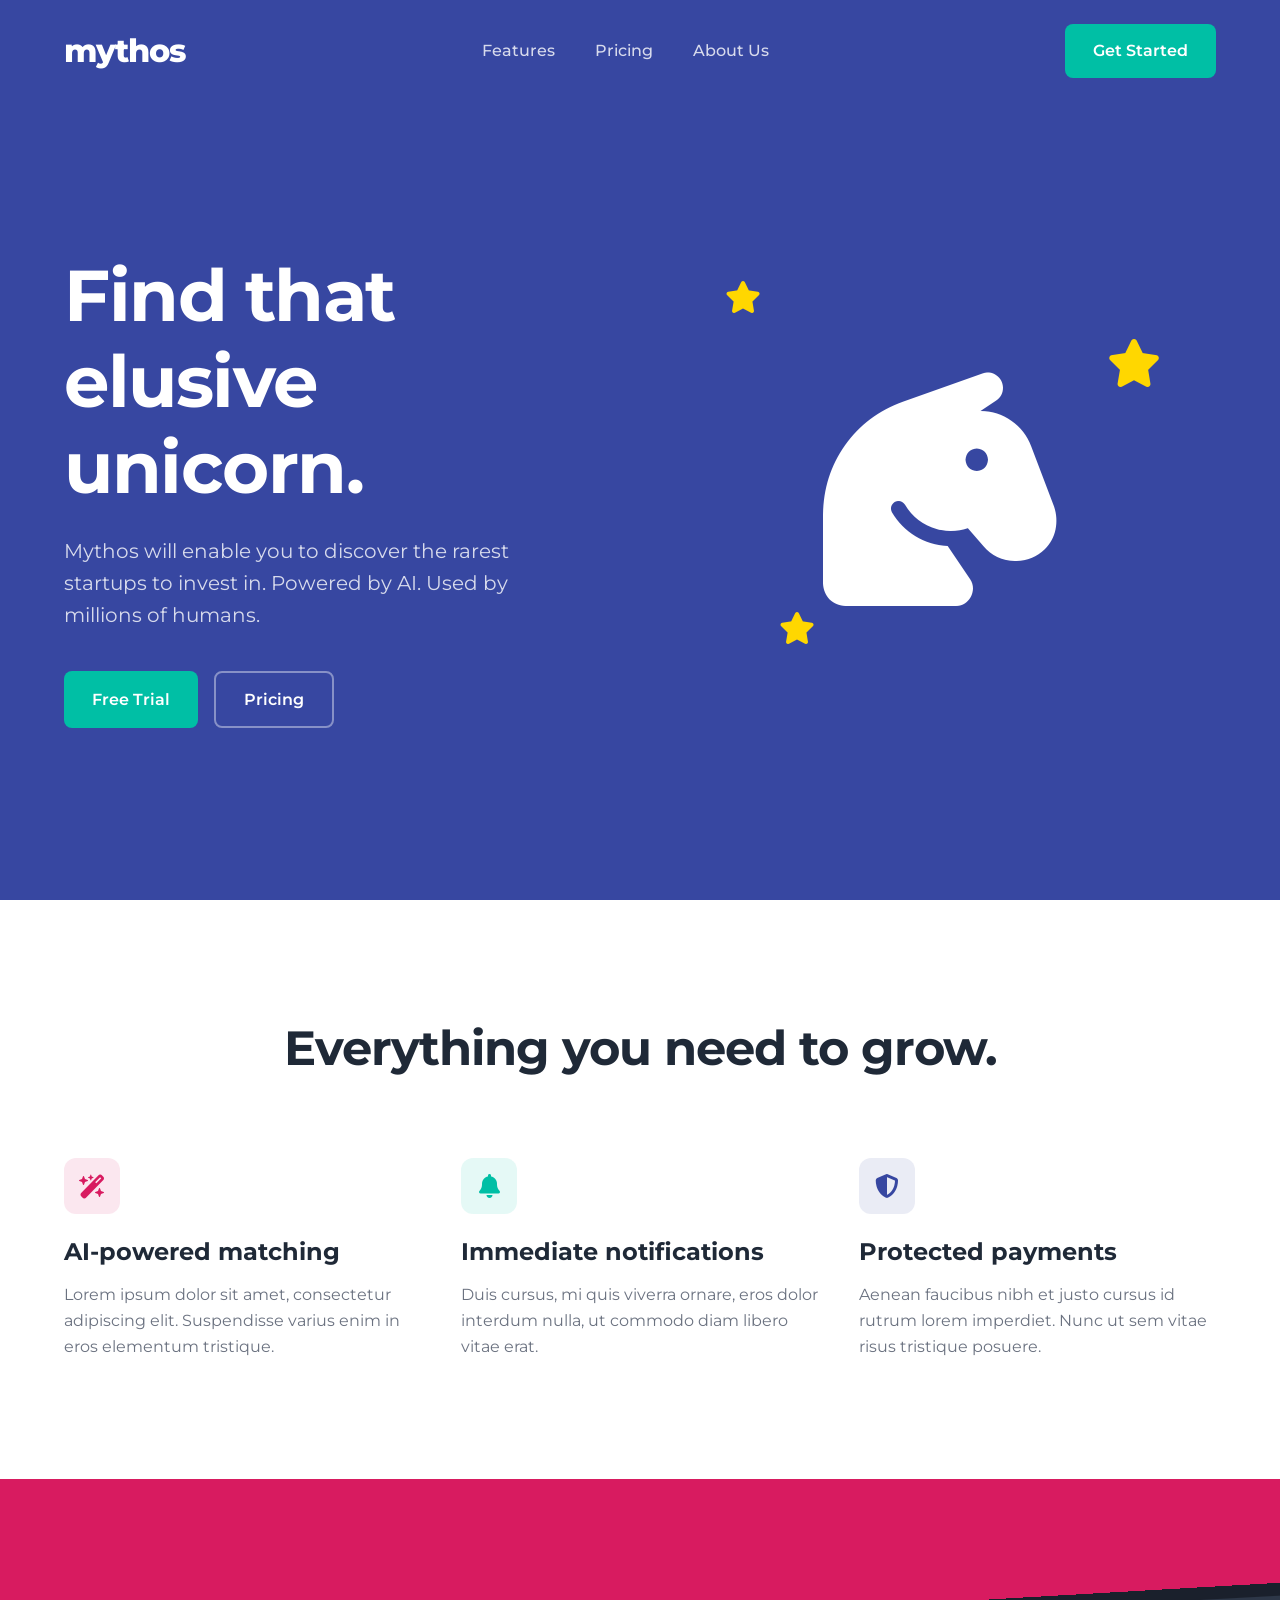
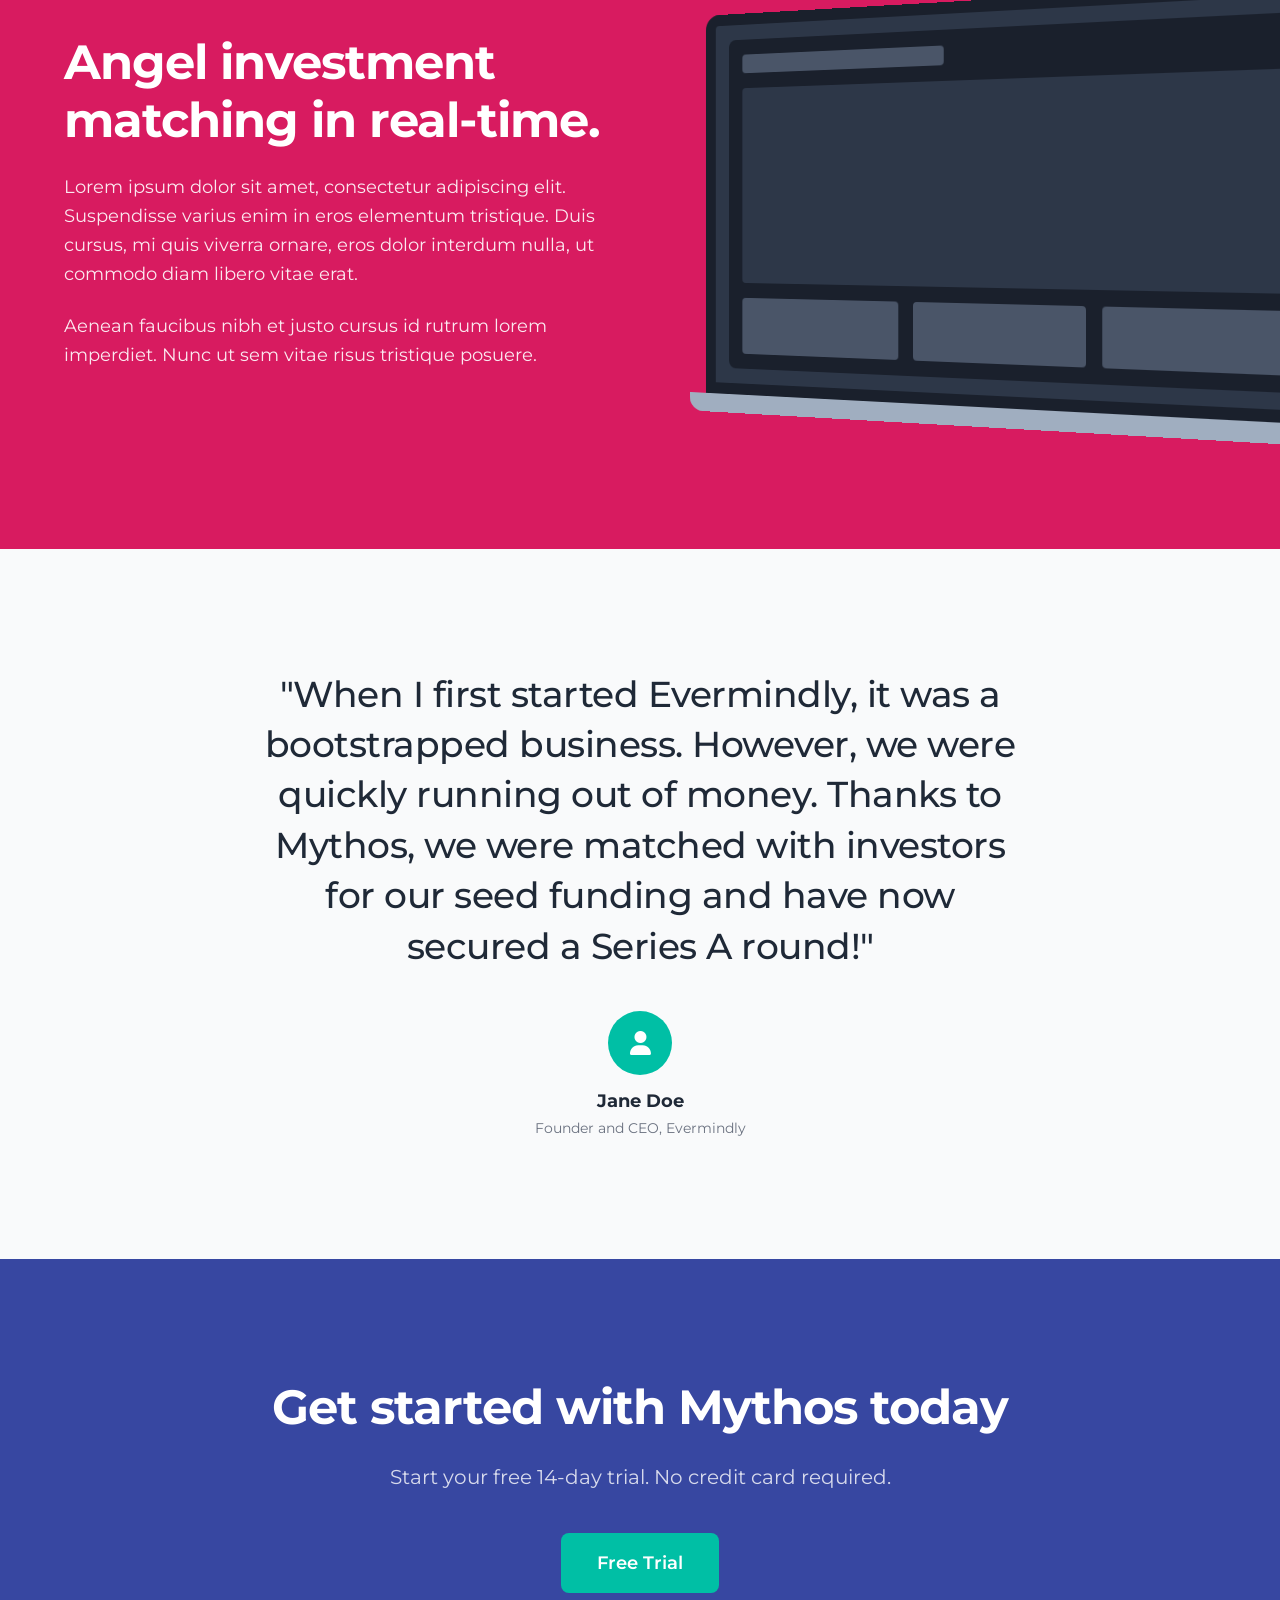
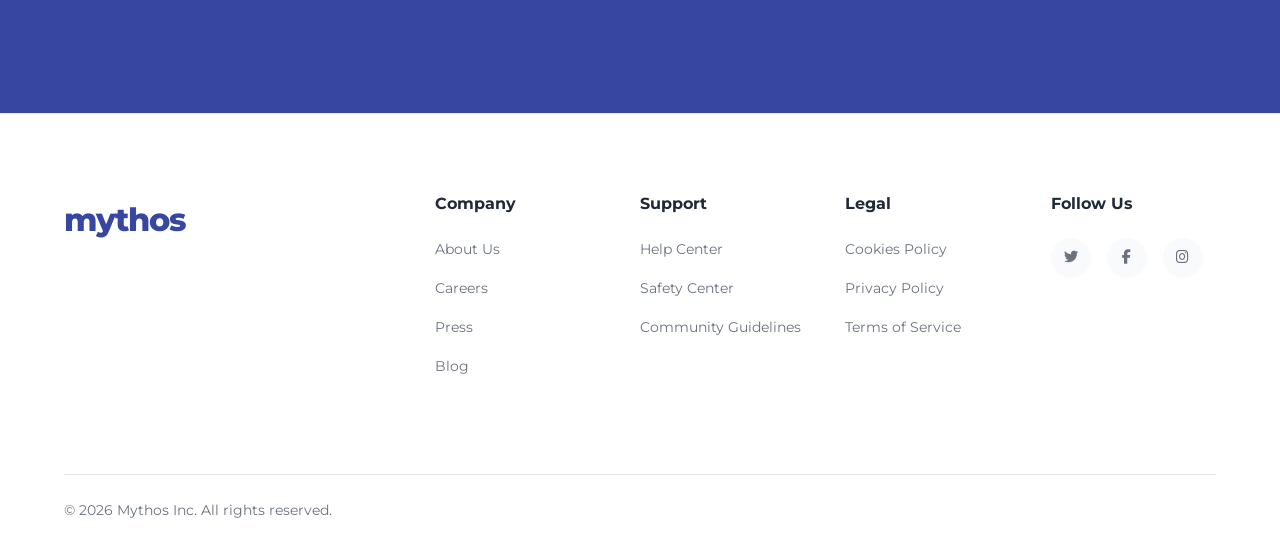
<file: index.html>
<!DOCTYPE html>
<html lang="en">
<head>
    <meta charset="UTF-8">
    <meta name="viewport" content="width=device-width, initial-scale=1.0">
    <title>Mythos - Find that elusive unicorn</title>
    <link href="https://fonts.googleapis.com/css2?family=Montserrat:wght@400;500;600;700;800&display=swap" rel="stylesheet">
    <link rel="stylesheet" href="styles.css">
    <!-- FontAwesome for icons -->
    <link rel="stylesheet" href="https://cdnjs.cloudflare.com/ajax/libs/font-awesome/6.4.0/css/all.min.css">
</head>
<body>
    <!-- Navigation -->
    <nav class="navbar">
        <div class="container nav-container">
            <a href="#" class="logo">mythos</a>
            
            <div class="nav-links">
                <a href="#features">Features</a>
                <a href="#pricing">Pricing</a>
                <a href="#about">About Us</a>
            </div>
            
            <div class="nav-actions">
                <a href="#" class="btn btn-teal">Get Started</a>
            </div>

            <button class="mobile-menu-btn" aria-label="Toggle Menu">
                <i class="fas fa-bars"></i>
            </button>
        </div>
    </nav>

    <!-- Hero Section -->
    <header class="hero">
        <div class="container hero-container">
            <div class="hero-content">
                <h1>Find that elusive unicorn.</h1>
                <p>Mythos will enable you to discover the rarest startups to invest in. Powered by AI. Used by millions of humans.</p>
                <div class="hero-buttons">
                    <a href="#" class="btn btn-teal">Free Trial</a>
                    <a href="#" class="btn btn-outline-white">Pricing</a>
                </div>
            </div>
            <div class="hero-visual">
                <!-- Abstract unicorn representation -->
                <div class="unicorn-illustration">
                    <div class="star top-left"><i class="fas fa-star"></i></div>
                    <div class="star top-right"><i class="fas fa-star"></i></div>
                    <div class="star bottom-left"><i class="fas fa-star"></i></div>
                    <div class="unicorn-body">
                        <i class="fas fa-horse-head"></i>
                        <div class="unicorn-horn"></div>
                    </div>
                </div>
            </div>
        </div>
    </header>

    <!-- Features Section -->
    <section id="features" class="features">
        <div class="container">
            <h2 class="section-title">Everything you need to grow.</h2>
            
            <div class="features-grid">
                <div class="feature-card">
                    <div class="feature-icon icon-pink">
                        <i class="fas fa-wand-magic-sparkles"></i>
                    </div>
                    <h3>AI-powered matching</h3>
                    <p>Lorem ipsum dolor sit amet, consectetur adipiscing elit. Suspendisse varius enim in eros elementum tristique.</p>
                </div>
                
                <div class="feature-card">
                    <div class="feature-icon icon-teal">
                        <i class="fas fa-bell"></i>
                    </div>
                    <h3>Immediate notifications</h3>
                    <p>Duis cursus, mi quis viverra ornare, eros dolor interdum nulla, ut commodo diam libero vitae erat.</p>
                </div>
                
                <div class="feature-card">
                    <div class="feature-icon icon-blue">
                        <i class="fas fa-shield-halved"></i>
                    </div>
                    <h3>Protected payments</h3>
                    <p>Aenean faucibus nibh et justo cursus id rutrum lorem imperdiet. Nunc ut sem vitae risus tristique posuere.</p>
                </div>
            </div>
        </div>
    </section>

    <!-- Product Feature Section (Pink) -->
    <section class="product-feature">
        <div class="container product-container">
            <div class="product-content">
                <h2>Angel investment matching in real-time.</h2>
                <p>Lorem ipsum dolor sit amet, consectetur adipiscing elit. Suspendisse varius enim in eros elementum tristique. Duis cursus, mi quis viverra ornare, eros dolor interdum nulla, ut commodo diam libero vitae erat.</p>
                <p>Aenean faucibus nibh et justo cursus id rutrum lorem imperdiet. Nunc ut sem vitae risus tristique posuere.</p>
            </div>
            <div class="product-visual">
                <div class="laptop-mockup">
                    <div class="laptop-screen">
                        <div class="dashboard-ui">
                            <div class="dash-nav"></div>
                            <div class="dash-chart"></div>
                            <div class="dash-cards">
                                <span></span><span></span><span></span>
                            </div>
                        </div>
                    </div>
                    <div class="laptop-base"></div>
                </div>
            </div>
        </div>
    </section>

    <!-- Testimonial Section -->
    <section class="testimonial">
        <div class="container testimonial-container">
            <blockquote>
                "When I first started Evermindly, it was a bootstrapped business. However, we were quickly running out of money. Thanks to Mythos, we were matched with investors for our seed funding and have now secured a Series A round!"
            </blockquote>
            <div class="author">
                <div class="author-avatar">
                    <i class="fas fa-user"></i>
                </div>
                <div class="author-info">
                    <h4>Jane Doe</h4>
                    <p>Founder and CEO, Evermindly</p>
                </div>
            </div>
        </div>
    </section>

    <!-- CTA Section -->
    <section class="cta">
        <div class="container cta-container">
            <h2>Get started with Mythos today</h2>
            <p>Start your free 14-day trial. No credit card required.</p>
            <a href="#" class="btn btn-teal btn-large">Free Trial</a>
        </div>
    </section>

    <!-- Footer -->
    <footer class="footer">
        <div class="container">
            <div class="footer-grid">
                <div class="footer-brand">
                    <a href="#" class="logo">mythos</a>
                </div>
                
                <div class="footer-column">
                    <h4>Company</h4>
                    <a href="#">About Us</a>
                    <a href="#">Careers</a>
                    <a href="#">Press</a>
                    <a href="#">Blog</a>
                </div>
                
                <div class="footer-column">
                    <h4>Support</h4>
                    <a href="#">Help Center</a>
                    <a href="#">Safety Center</a>
                    <a href="#">Community Guidelines</a>
                </div>
                
                <div class="footer-column">
                    <h4>Legal</h4>
                    <a href="#">Cookies Policy</a>
                    <a href="#">Privacy Policy</a>
                    <a href="#">Terms of Service</a>
                </div>
                
                <div class="footer-column">
                    <h4>Follow Us</h4>
                    <div class="social-links">
                        <a href="#"><i class="fab fa-twitter"></i></a>
                        <a href="#"><i class="fab fa-facebook-f"></i></a>
                        <a href="#"><i class="fab fa-instagram"></i></a>
                    </div>
                </div>
            </div>
            <div class="footer-bottom">
                <p>&copy; 2026 Mythos Inc. All rights reserved.</p>
            </div>
        </div>
    </footer>

    <script src="script.js"></script>
</body>
</html>
</file>
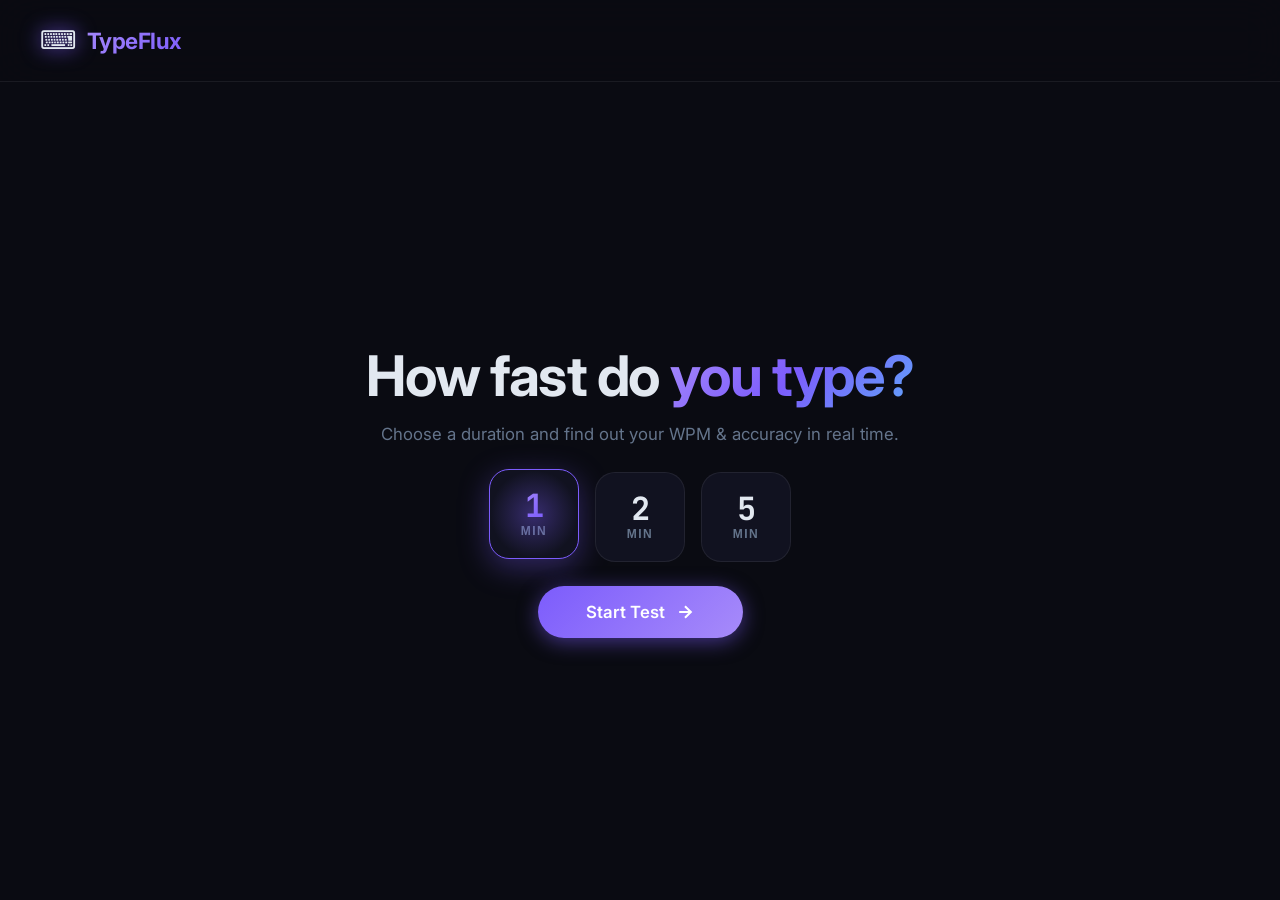
<file: typing-test/index.html>
<!DOCTYPE html>
<html lang="en">
<head>
  <meta charset="UTF-8" />
  <meta name="viewport" content="width=device-width, initial-scale=1.0" />
  <title>TypeFlux — Typing Speed Test</title>
  <meta name="description" content="Test your typing speed and accuracy with TypeFlux. Choose 1, 2, or 5 minute sessions." />
  <link rel="preconnect" href="https://fonts.googleapis.com" />
  <link rel="preconnect" href="https://fonts.gstatic.com" crossorigin />
  <link href="https://fonts.googleapis.com/css2?family=Inter:wght@300;400;500;600;700&family=JetBrains+Mono:wght@400;500&display=swap" rel="stylesheet" />
  <link rel="stylesheet" href="styles.css" />
</head>
<body>
  <!-- Background particles -->
  <div class="bg-particles" id="bgParticles"></div>

  <div class="app-wrapper">
    <!-- Header -->
    <header class="header">
      <div class="logo">
        <span class="logo-icon">⌨</span>
        <span class="logo-text">TypeFlux</span>
      </div>
      <div class="header-stats" id="headerStats" style="display:none;">
        <div class="live-stat">
          <span class="live-label">WPM</span>
          <span class="live-value" id="liveWpm">0</span>
        </div>
        <div class="live-stat">
          <span class="live-label">ACC</span>
          <span class="live-value" id="liveAcc">100%</span>
        </div>
      </div>
    </header>

    <!-- Main content -->
    <main class="main">

      <!-- Start Screen -->
      <section class="screen" id="startScreen">
        <div class="start-hero">
          <h1 class="hero-title">How fast do <span class="gradient-text">you type?</span></h1>
          <p class="hero-sub">Choose a duration and find out your WPM & accuracy in real time.</p>
        </div>

        <div class="time-selector">
          <button class="time-btn active" id="btn1" data-time="60">
            <span class="time-num">1</span>
            <span class="time-unit">min</span>
          </button>
          <button class="time-btn" id="btn2" data-time="120">
            <span class="time-num">2</span>
            <span class="time-unit">min</span>
          </button>
          <button class="time-btn" id="btn5" data-time="300">
            <span class="time-num">5</span>
            <span class="time-unit">min</span>
          </button>
        </div>

        <button class="start-btn" id="startBtn">
          <span>Start Test</span>
          <svg width="20" height="20" viewBox="0 0 24 24" fill="none" stroke="currentColor" stroke-width="2.5"><path d="M5 12h14M12 5l7 7-7 7"/></svg>
        </button>
      </section>

      <!-- Test Screen -->
      <section class="screen hidden" id="testScreen">

        <!-- Timer bar -->
        <div class="timer-area">
          <div class="timer-display" id="timerDisplay">60</div>
          <div class="timer-bar-track">
            <div class="timer-bar-fill" id="timerBar"></div>
          </div>
        </div>

        <!-- Text to type -->
        <div class="text-box" id="textBox" aria-label="Text to type">
          <!-- Characters injected by JS -->
        </div>

        <!-- Input area -->
        <div class="input-area">
          <textarea
            id="typingInput"
            class="typing-input"
            placeholder="Start typing here…"
            autocomplete="off"
            autocorrect="off"
            autocapitalize="off"
            spellcheck="false"
            rows="3"
          ></textarea>
        </div>

        <!-- Live stats bar -->
        <div class="stats-bar">
          <div class="stat-card">
            <div class="stat-icon">🚀</div>
            <div class="stat-info">
              <span class="stat-value" id="wpmDisplay">0</span>
              <span class="stat-label">WPM</span>
            </div>
          </div>
          <div class="stat-card">
            <div class="stat-icon">🎯</div>
            <div class="stat-info">
              <span class="stat-value" id="accDisplay">100%</span>
              <span class="stat-label">Accuracy</span>
            </div>
          </div>
          <div class="stat-card">
            <div class="stat-icon">✅</div>
            <div class="stat-info">
              <span class="stat-value" id="correctDisplay">0</span>
              <span class="stat-label">Correct</span>
            </div>
          </div>
          <div class="stat-card">
            <div class="stat-icon">❌</div>
            <div class="stat-info">
              <span class="stat-value" id="errorsDisplay">0</span>
              <span class="stat-label">Errors</span>
            </div>
          </div>
        </div>

        <button class="restart-btn" id="restartBtn">↺ Restart</button>
      </section>

    </main>
  </div>

  <!-- Results Modal -->
  <div class="modal-overlay hidden" id="resultsModal">
    <div class="modal-card">
      <div class="modal-glow"></div>
      <div class="modal-header">
        <div class="trophy-icon">🏆</div>
        <h2 class="modal-title">Test Complete!</h2>
        <p class="modal-subtitle" id="modalSubtitle">Here's how you did</p>
      </div>

      <div class="results-grid">
        <div class="result-item primary">
          <span class="result-value" id="finalWpm">0</span>
          <span class="result-label">Words Per Minute</span>
        </div>
        <div class="result-item">
          <span class="result-value" id="finalAcc">0%</span>
          <span class="result-label">Accuracy</span>
        </div>
        <div class="result-item">
          <span class="result-value" id="finalCorrect">0</span>
          <span class="result-label">Correct Chars</span>
        </div>
        <div class="result-item">
          <span class="result-value" id="finalErrors">0</span>
          <span class="result-label">Mistakes</span>
        </div>
        <div class="result-item">
          <span class="result-value" id="finalWords">0</span>
          <span class="result-label">Words Typed</span>
        </div>
        <div class="result-item">
          <span class="result-value" id="finalTime">0s</span>
          <span class="result-label">Duration</span>
        </div>
      </div>

      <div class="rating-badge" id="ratingBadge">
        <span id="ratingText">Good job!</span>
      </div>

      <div class="modal-actions">
        <button class="action-btn primary" id="tryAgainBtn">↺ Try Again</button>
        <button class="action-btn secondary" id="newTestBtn">New Test</button>
      </div>
    </div>
  </div>

  <script src="script.js"></script>
</body>
</html>
</file>
<file: styles.css>
/* Base Styles & Figma Variables */
:root {
    --color-blue: #3747A1;
    --color-pink: #D81B60;
    --color-teal: #00BFA5;
    
    --text-dark: #1F2937;
    --text-gray: #6B7280;
    --text-light: #FFFFFF;
    
    --bg-white: #FFFFFF;
    --bg-light: #F9FAFB;
    
    --transition: all 0.3s ease;
}

* {
    margin: 0;
    padding: 0;
    box-sizing: border-box;
}

body {
    font-family: 'Montserrat', sans-serif;
    color: var(--text-dark);
    background-color: var(--bg-white);
    line-height: 1.6;
    overflow-x: hidden;
}

a {
    text-decoration: none;
    color: inherit;
}

.container {
    width: 100%;
    max-width: 1200px;
    margin: 0 auto;
    padding: 0 24px;
}

/* Typography */
h1, h2, h3, h4 {
    line-height: 1.2;
    font-weight: 700;
}

h1 {
    font-size: clamp(3rem, 6vw, 4.5rem);
    letter-spacing: -1.5px;
    margin-bottom: 24px;
    color: var(--text-light);
}

h2 {
    font-size: clamp(2rem, 4vw, 3rem);
    letter-spacing: -1px;
    margin-bottom: 24px;
}

h3 {
    font-size: 1.5rem;
    margin-bottom: 16px;
}

/* Buttons */
.btn {
    display: inline-flex;
    align-items: center;
    justify-content: center;
    padding: 14px 28px;
    border-radius: 8px;
    font-weight: 600;
    font-size: 1rem;
    cursor: pointer;
    transition: var(--transition);
    border: none;
}

.btn-large {
    padding: 16px 36px;
    font-size: 1.125rem;
}

.btn-teal {
    background-color: var(--color-teal);
    color: var(--text-light);
}

.btn-teal:hover {
    background-color: #00A38D;
    transform: translateY(-2px);
}

.btn-outline-white {
    border: 2px solid rgba(255, 255, 255, 0.4);
    color: var(--text-light);
    background: transparent;
}

.btn-outline-white:hover {
    border-color: var(--text-light);
    background: rgba(255, 255, 255, 0.1);
}

/* Navbar */
.navbar {
    padding: 24px 0;
    position: absolute;
    top: 0;
    left: 0;
    width: 100%;
    z-index: 1000;
}

.navbar.scrolled {
    position: fixed;
    background: var(--color-blue);
    padding: 16px 0;
    box-shadow: 0 4px 20px rgba(0,0,0,0.1);
    animation: slideDown 0.3s ease;
}

@keyframes slideDown {
    from { transform: translateY(-100%); }
    to { transform: translateY(0); }
}

.nav-container {
    display: flex;
    justify-content: space-between;
    align-items: center;
}

.logo {
    font-size: 2rem;
    font-weight: 800;
    color: var(--text-light);
    letter-spacing: -1px;
}

.navbar:not(.scrolled) .nav-links a {
    color: rgba(255, 255, 255, 0.8);
}

.navbar.scrolled .nav-links a {
    color: var(--text-light);
}

.nav-links {
    display: flex;
    gap: 40px;
}

.nav-links a {
    font-weight: 500;
    transition: var(--transition);
}

.nav-links a:hover {
    color: var(--color-teal) !important;
}

.mobile-menu-btn {
    display: none;
    background: none;
    border: none;
    color: var(--text-light);
    font-size: 1.5rem;
    cursor: pointer;
}

/* Hero Section */
.hero {
    background-color: var(--color-blue);
    min-height: 100vh;
    display: flex;
    align-items: center;
    padding-top: 80px;
}

.hero-container {
    display: grid;
    grid-template-columns: 1fr 1fr;
    gap: 60px;
    align-items: center;
}

.hero-content p {
    color: rgba(255, 255, 255, 0.8);
    font-size: 1.25rem;
    margin-bottom: 40px;
    max-width: 480px;
}

.hero-buttons {
    display: flex;
    gap: 16px;
}

/* Unicorn Illustration CSS Art */
.unicorn-illustration {
    position: relative;
    width: 100%;
    aspect-ratio: 1;
    display: flex;
    align-items: center;
    justify-content: center;
}

.unicorn-body {
    font-size: 15rem;
    color: white;
    position: relative;
    animation: float 4s ease-in-out infinite;
}

.unicorn-horn {
    position: absolute;
    top: -20px;
    left: 40px;
    width: 0;
    height: 0;
    border-left: 20px solid transparent;
    border-right: 20px solid transparent;
    border-bottom: 80px solid var(--color-teal);
    transform: rotate(45deg);
    z-index: -1;
}

.star {
    position: absolute;
    color: #FFD700;
    font-size: 2rem;
    animation: twinkle 2s infinite alternate;
}

.top-left { top: 10%; left: 10%; animation-delay: 0s; }
.top-right { top: 20%; right: 10%; animation-delay: 0.5s; font-size: 3rem; }
.bottom-left { bottom: 20%; left: 20%; animation-delay: 1s; }

@keyframes float {
    0%, 100% { transform: translateY(0); }
    50% { transform: translateY(-20px); }
}

@keyframes twinkle {
    0% { opacity: 0.3; transform: scale(0.8); }
    100% { opacity: 1; transform: scale(1.2); }
}

/* Features Section */
.features {
    padding: 120px 0;
    background: var(--bg-white);
}

.section-title {
    text-align: center;
    color: var(--text-dark);
    margin-bottom: 80px;
}

.features-grid {
    display: grid;
    grid-template-columns: repeat(3, 1fr);
    gap: 40px;
}

.feature-card p {
    color: var(--text-gray);
}

.feature-icon {
    width: 56px;
    height: 56px;
    border-radius: 12px;
    display: flex;
    align-items: center;
    justify-content: center;
    font-size: 24px;
    margin-bottom: 24px;
}

.icon-pink { background: rgba(216, 27, 96, 0.1); color: var(--color-pink); }
.icon-teal { background: rgba(0, 191, 165, 0.1); color: var(--color-teal); }
.icon-blue { background: rgba(55, 71, 161, 0.1); color: var(--color-blue); }

/* Pink Product Section */
.product-feature {
    background-color: var(--color-pink);
    padding: 120px 0;
    color: var(--text-light);
    overflow: hidden;
}

.product-container {
    display: grid;
    grid-template-columns: 1fr 1fr;
    gap: 60px;
    align-items: center;
}

.product-content h2 {
    color: var(--text-light);
}

.product-content p {
    color: rgba(255, 255, 255, 0.9);
    font-size: 1.125rem;
    margin-bottom: 24px;
}

/* CSS Laptop Mockup */
.laptop-mockup {
    width: 120%; /* Bleed off edge */
    transform: perspective(1000px) rotateY(-15deg);
}

.laptop-screen {
    background: #2D3748;
    border: 12px solid #1A202C;
    border-radius: 16px 16px 0 0;
    aspect-ratio: 16/10;
    position: relative;
    overflow: hidden;
    padding: 16px;
}

.dashboard-ui {
    background: #1A202C;
    height: 100%;
    border-radius: 8px;
    display: flex;
    flex-direction: column;
    gap: 16px;
    padding: 16px;
}

.dash-nav { height: 20px; background: #4A5568; border-radius: 4px; width: 40%; }
.dash-chart { flex: 1; background: #2D3748; border-radius: 4px; }
.dash-cards { display: flex; gap: 16px; height: 60px; }
.dash-cards span { flex: 1; background: #4A5568; border-radius: 4px; }

.laptop-base {
    height: 20px;
    background: #A0AEC0;
    border-radius: 0 0 16px 16px;
    position: relative;
    width: 106%;
    left: -3%;
}

/* Testimonial Section */
.testimonial {
    padding: 120px 0;
    background-color: var(--bg-light);
    text-align: center;
}

.testimonial-container {
    max-width: 800px;
}

blockquote {
    font-size: clamp(1.5rem, 3vw, 2.25rem);
    font-weight: 500;
    color: var(--text-dark);
    line-height: 1.4;
    letter-spacing: -0.5px;
    margin-bottom: 40px;
}

.author {
    display: flex;
    flex-direction: column;
    align-items: center;
    gap: 16px;
}

.author-avatar {
    width: 64px;
    height: 64px;
    border-radius: 50%;
    background: var(--color-teal);
    color: white;
    display: flex;
    align-items: center;
    justify-content: center;
    font-size: 24px;
}

.author-info h4 {
    font-size: 1.125rem;
    margin-bottom: 4px;
}

.author-info p {
    color: var(--text-gray);
    font-size: 0.875rem;
}

/* CTA Section */
.cta {
    background-color: var(--color-blue);
    padding: 120px 0;
    text-align: center;
    color: var(--text-light);
}

.cta-container h2 {
    color: var(--text-light);
}

.cta-container p {
    color: rgba(255, 255, 255, 0.8);
    font-size: 1.25rem;
    margin-bottom: 40px;
}

/* Footer */
.footer {
    background-color: var(--bg-white);
    padding: 80px 0 24px;
    border-top: 1px solid #E5E7EB;
}

.footer-grid {
    display: grid;
    grid-template-columns: 2fr 1fr 1fr 1fr 1fr;
    gap: 40px;
    margin-bottom: 80px;
}

.footer-brand .logo {
    color: var(--color-blue);
}

.footer-column h4 {
    font-size: 1rem;
    margin-bottom: 24px;
    color: var(--text-dark);
}

.footer-column a {
    display: block;
    color: var(--text-gray);
    margin-bottom: 16px;
    font-size: 0.9rem;
    transition: var(--transition);
}

.footer-column a:hover {
    color: var(--color-blue);
}

.social-links {
    display: flex;
    gap: 16px;
}

.social-links a {
    width: 40px;
    height: 40px;
    border-radius: 50%;
    background: var(--bg-light);
    display: flex;
    align-items: center;
    justify-content: center;
    color: var(--text-gray);
}

.social-links a:hover {
    background: var(--color-blue);
    color: white;
}

.footer-bottom {
    border-top: 1px solid #E5E7EB;
    padding-top: 24px;
    color: var(--text-gray);
    font-size: 0.875rem;
}

/* Responsive */
@media (max-width: 992px) {
    .hero-container, .product-container {
        grid-template-columns: 1fr;
        text-align: center;
    }
    
    .hero-content p { margin: 0 auto 40px; }
    .hero-buttons { justify-content: center; }
    
    .features-grid {
        grid-template-columns: 1fr;
        max-width: 500px;
        margin: 0 auto;
    }
    
    .feature-card { text-align: center; }
    .feature-icon { margin: 0 auto 24px; }
    
    .laptop-mockup { width: 100%; transform: none; margin-top: 40px; }
    
    .footer-grid {
        grid-template-columns: 1fr 1fr;
    }
    .footer-brand { grid-column: 1 / -1; margin-bottom: 24px; }
}

@media (max-width: 768px) {
    .nav-links, .nav-actions { display: none; }
    .mobile-menu-btn { display: block; }
    
    .footer-grid { grid-template-columns: 1fr; }
}
</file>
<file: typing-test/styles.css>
/* ===== RESET & BASE ===== */
*, *::before, *::after {
  box-sizing: border-box;
  margin: 0;
  padding: 0;
}

:root {
  --bg-deep:       #0a0b12;
  --bg-card:       #111220;
  --bg-card2:      #161828;
  --border:        rgba(255,255,255,0.07);
  --accent:        #7c5cfc;
  --accent2:       #a78bfa;
  --accent-glow:   rgba(124,92,252,0.35);
  --green:         #34d399;
  --red:           #f87171;
  --yellow:        #fbbf24;
  --text-primary:  #e2e8f0;
  --text-muted:    #64748b;
  --text-dim:      #334155;
  --radius-sm:     8px;
  --radius-md:     14px;
  --radius-lg:     20px;
  --radius-xl:     28px;
  --transition:    0.25s cubic-bezier(0.4, 0, 0.2, 1);
}

html, body {
  height: 100%;
  background: var(--bg-deep);
  color: var(--text-primary);
  font-family: 'Inter', system-ui, sans-serif;
  font-size: 16px;
  line-height: 1.6;
  overflow-x: hidden;
}

/* ===== BACKGROUND PARTICLES ===== */
.bg-particles {
  position: fixed;
  inset: 0;
  pointer-events: none;
  z-index: 0;
  overflow: hidden;
}

.particle {
  position: absolute;
  border-radius: 50%;
  opacity: 0;
  animation: floatUp linear infinite;
}

@keyframes floatUp {
  0%   { transform: translateY(0) scale(1); opacity: 0; }
  10%  { opacity: 0.6; }
  90%  { opacity: 0.3; }
  100% { transform: translateY(-100vh) scale(0.5); opacity: 0; }
}

/* ===== APP WRAPPER ===== */
.app-wrapper {
  position: relative;
  z-index: 1;
  min-height: 100vh;
  display: flex;
  flex-direction: column;
}

/* ===== HEADER ===== */
.header {
  display: flex;
  align-items: center;
  justify-content: space-between;
  padding: 20px 40px;
  border-bottom: 1px solid var(--border);
  background: rgba(10, 11, 18, 0.8);
  backdrop-filter: blur(20px);
  position: sticky;
  top: 0;
  z-index: 10;
}

.logo {
  display: flex;
  align-items: center;
  gap: 10px;
}

.logo-icon {
  font-size: 1.6rem;
  filter: drop-shadow(0 0 10px var(--accent));
}

.logo-text {
  font-size: 1.4rem;
  font-weight: 700;
  background: linear-gradient(135deg, #a78bfa, #7c5cfc);
  -webkit-background-clip: text;
  -webkit-text-fill-color: transparent;
  background-clip: text;
  letter-spacing: -0.5px;
}

.header-stats {
  display: flex;
  gap: 24px;
}

.live-stat {
  display: flex;
  align-items: baseline;
  gap: 6px;
}

.live-label {
  font-size: 0.7rem;
  font-weight: 600;
  letter-spacing: 1.5px;
  color: var(--text-muted);
  text-transform: uppercase;
}

.live-value {
  font-size: 1.1rem;
  font-weight: 700;
  color: var(--accent2);
  font-variant-numeric: tabular-nums;
}

/* ===== MAIN ===== */
.main {
  flex: 1;
  display: flex;
  align-items: center;
  justify-content: center;
  padding: 20px 24px;
}

.screen {
  width: 100%;
  max-width: 820px;
  display: flex;
  flex-direction: column;
  align-items: center;
  gap: 24px;
  animation: fadeInUp 0.5s ease both;
}

.screen.hidden {
  display: none;
}

@keyframes fadeInUp {
  from { opacity: 0; transform: translateY(20px); }
  to   { opacity: 1; transform: translateY(0); }
}

/* ===== START SCREEN ===== */
.start-hero {
  text-align: center;
}

.hero-title {
  font-size: clamp(2.2rem, 5vw, 3.5rem);
  font-weight: 700;
  line-height: 1.15;
  letter-spacing: -1.5px;
  margin-bottom: 12px;
}

.gradient-text {
  background: linear-gradient(135deg, #a78bfa 0%, #7c5cfc 50%, #60a5fa 100%);
  -webkit-background-clip: text;
  -webkit-text-fill-color: transparent;
  background-clip: text;
}

.hero-sub {
  font-size: 1.05rem;
  color: var(--text-muted);
  font-weight: 400;
}

/* TIME SELECTOR */
.time-selector {
  display: flex;
  gap: 16px;
}

.time-btn {
  display: flex;
  flex-direction: column;
  align-items: center;
  justify-content: center;
  width: 90px;
  height: 90px;
  border-radius: var(--radius-lg);
  border: 1.5px solid var(--border);
  background: var(--bg-card);
  cursor: pointer;
  transition: var(--transition);
  position: relative;
  overflow: hidden;
}

.time-btn::before {
  content: '';
  position: absolute;
  inset: 0;
  background: radial-gradient(circle at center, var(--accent-glow), transparent 70%);
  opacity: 0;
  transition: var(--transition);
}

.time-btn:hover::before,
.time-btn.active::before {
  opacity: 1;
}

.time-btn:hover,
.time-btn.active {
  border-color: var(--accent);
  transform: translateY(-3px);
  box-shadow: 0 8px 30px var(--accent-glow);
}

.time-num {
  font-size: 2rem;
  font-weight: 700;
  color: var(--text-primary);
  line-height: 1;
  font-family: 'JetBrains Mono', monospace;
}

.time-btn.active .time-num {
  background: linear-gradient(135deg, #a78bfa, #7c5cfc);
  -webkit-background-clip: text;
  -webkit-text-fill-color: transparent;
  background-clip: text;
}

.time-unit {
  font-size: 0.75rem;
  font-weight: 600;
  text-transform: uppercase;
  letter-spacing: 1.5px;
  color: var(--text-muted);
  margin-top: 2px;
}

/* START BUTTON */
.start-btn {
  display: flex;
  align-items: center;
  gap: 10px;
  padding: 16px 48px;
  font-size: 1.05rem;
  font-weight: 600;
  font-family: 'Inter', sans-serif;
  border: none;
  border-radius: 50px;
  background: linear-gradient(135deg, #7c5cfc, #a78bfa);
  color: white;
  cursor: pointer;
  transition: var(--transition);
  box-shadow: 0 4px 20px rgba(124, 92, 252, 0.5);
  position: relative;
  overflow: hidden;
}

.start-btn::before {
  content: '';
  position: absolute;
  inset: 0;
  background: linear-gradient(135deg, #a78bfa, #7c5cfc);
  opacity: 0;
  transition: var(--transition);
}

.start-btn:hover {
  transform: translateY(-2px);
  box-shadow: 0 8px 30px rgba(124, 92, 252, 0.6);
}

.start-btn:hover::before {
  opacity: 1;
}

.start-btn span, .start-btn svg {
  position: relative;
  z-index: 1;
}

.start-btn:active {
  transform: scale(0.97);
}

/* ===== TEST SCREEN ===== */

/* TIMER */
.timer-area {
  width: 100%;
  display: flex;
  flex-direction: column;
  align-items: center;
  gap: 12px;
}

.timer-display {
  font-size: 3.5rem;
  font-weight: 700;
  font-family: 'JetBrains Mono', monospace;
  color: var(--accent2);
  letter-spacing: -2px;
  transition: color 0.3s;
  font-variant-numeric: tabular-nums;
}

.timer-display.urgent {
  color: var(--red);
  animation: pulse 1s ease infinite;
}

@keyframes pulse {
  0%, 100% { transform: scale(1); }
  50%       { transform: scale(1.05); }
}

.timer-bar-track {
  width: 100%;
  height: 4px;
  background: var(--bg-card2);
  border-radius: 2px;
  overflow: hidden;
}

.timer-bar-fill {
  height: 100%;
  background: linear-gradient(90deg, #7c5cfc, #a78bfa);
  border-radius: 2px;
  transition: width 1s linear, background 0.5s;
  width: 100%;
}

.timer-bar-fill.urgent {
  background: linear-gradient(90deg, #ef4444, #f87171);
}

/* TEXT BOX */
.text-box {
  width: 100%;
  background: var(--bg-card);
  border: 1.5px solid var(--border);
  border-radius: var(--radius-md);
  padding: 28px 32px;
  font-family: 'JetBrains Mono', monospace;
  font-size: 1.25rem;
  line-height: 2;
  letter-spacing: 0.3px;
  color: var(--text-dim);
  user-select: none;
  word-break: break-word;
  position: relative;
  overflow: hidden;
}

.text-box::before {
  content: '';
  position: absolute;
  top: 0; left: 0; right: 0;
  height: 1px;
  background: linear-gradient(90deg, transparent, var(--accent), transparent);
  opacity: 0.5;
}

/* Character states */
.char {
  position: relative;
  transition: color 0.05s;
}

.char.correct {
  color: var(--text-primary);
}

.char.incorrect {
  color: var(--red);
  background: rgba(248, 113, 113, 0.12);
  border-radius: 2px;
}

.char.current {
  color: var(--text-primary);
}

.char.current::after {
  content: '';
  position: absolute;
  bottom: -2px;
  left: 0;
  width: 100%;
  height: 2px;
  background: var(--accent);
  border-radius: 1px;
  animation: blink 1s step-end infinite;
}

@keyframes blink {
  0%, 100% { opacity: 1; }
  50%       { opacity: 0; }
}

/* TYPING INPUT */
.input-area {
  width: 100%;
}

.typing-input {
  width: 100%;
  background: var(--bg-card);
  border: 1.5px solid var(--border);
  border-radius: var(--radius-md);
  padding: 16px 20px;
  color: var(--text-primary);
  font-family: 'JetBrains Mono', monospace;
  font-size: 1rem;
  line-height: 1.6;
  resize: none;
  transition: border-color var(--transition), box-shadow var(--transition);
  outline: none;
}

.typing-input:focus {
  border-color: var(--accent);
  box-shadow: 0 0 0 3px var(--accent-glow);
}

.typing-input::placeholder {
  color: var(--text-muted);
}

/* STATS BAR */
.stats-bar {
  display: flex;
  gap: 14px;
  width: 100%;
}

.stat-card {
  flex: 1;
  display: flex;
  align-items: center;
  gap: 12px;
  background: var(--bg-card);
  border: 1.5px solid var(--border);
  border-radius: var(--radius-md);
  padding: 16px 18px;
  transition: border-color var(--transition);
}

.stat-card:hover {
  border-color: rgba(124, 92, 252, 0.3);
}

.stat-icon {
  font-size: 1.4rem;
}

.stat-info {
  display: flex;
  flex-direction: column;
}

.stat-value {
  font-size: 1.3rem;
  font-weight: 700;
  font-family: 'JetBrains Mono', monospace;
  color: var(--text-primary);
  font-variant-numeric: tabular-nums;
  line-height: 1.1;
}

.stat-label {
  font-size: 0.7rem;
  font-weight: 600;
  text-transform: uppercase;
  letter-spacing: 1.2px;
  color: var(--text-muted);
  margin-top: 2px;
}

/* RESTART BUTTON */
.restart-btn {
  background: transparent;
  border: 1.5px solid var(--border);
  border-radius: 50px;
  padding: 10px 28px;
  color: var(--text-muted);
  font-family: 'Inter', sans-serif;
  font-size: 0.9rem;
  font-weight: 500;
  cursor: pointer;
  transition: var(--transition);
}

.restart-btn:hover {
  border-color: var(--accent);
  color: var(--accent2);
  background: var(--accent-glow);
}

/* ===== MODAL ===== */
.modal-overlay {
  position: fixed;
  inset: 0;
  background: rgba(5, 5, 15, 0.85);
  backdrop-filter: blur(12px);
  display: flex;
  align-items: center;
  justify-content: center;
  z-index: 100;
  padding: 24px;
  animation: fadeIn 0.3s ease;
}

.modal-overlay.hidden {
  display: none;
}

@keyframes fadeIn {
  from { opacity: 0; }
  to   { opacity: 1; }
}

.modal-card {
  background: var(--bg-card);
  border: 1.5px solid rgba(124, 92, 252, 0.3);
  border-radius: var(--radius-xl);
  padding: 44px 40px;
  width: 100%;
  max-width: 560px;
  position: relative;
  overflow: hidden;
  animation: slideUp 0.4s cubic-bezier(0.34, 1.56, 0.64, 1) both;
}

@keyframes slideUp {
  from { opacity: 0; transform: translateY(30px) scale(0.96); }
  to   { opacity: 1; transform: translateY(0) scale(1); }
}

.modal-glow {
  position: absolute;
  top: -80px;
  left: 50%;
  transform: translateX(-50%);
  width: 300px;
  height: 200px;
  background: radial-gradient(ellipse, var(--accent-glow), transparent 70%);
  pointer-events: none;
}

.modal-header {
  text-align: center;
  margin-bottom: 32px;
}

.trophy-icon {
  font-size: 3rem;
  display: block;
  margin-bottom: 12px;
  animation: bounceIn 0.6s cubic-bezier(0.34, 1.56, 0.64, 1) 0.2s both;
}

@keyframes bounceIn {
  from { transform: scale(0) rotate(-20deg); opacity: 0; }
  to   { transform: scale(1) rotate(0); opacity: 1; }
}

.modal-title {
  font-size: 1.8rem;
  font-weight: 700;
  letter-spacing: -0.5px;
  margin-bottom: 6px;
}

.modal-subtitle {
  color: var(--text-muted);
  font-size: 0.95rem;
}

/* RESULTS GRID */
.results-grid {
  display: grid;
  grid-template-columns: repeat(3, 1fr);
  gap: 12px;
  margin-bottom: 24px;
}

.result-item {
  background: var(--bg-card2);
  border: 1px solid var(--border);
  border-radius: var(--radius-md);
  padding: 16px 12px;
  text-align: center;
  display: flex;
  flex-direction: column;
  gap: 4px;
}

.result-item.primary {
  grid-column: span 3;
  background: linear-gradient(135deg, rgba(124,92,252,0.15), rgba(167,139,250,0.08));
  border-color: rgba(124, 92, 252, 0.4);
}

.result-item.primary .result-value {
  font-size: 3.5rem;
  background: linear-gradient(135deg, #a78bfa, #7c5cfc);
  -webkit-background-clip: text;
  -webkit-text-fill-color: transparent;
  background-clip: text;
}

.result-value {
  font-size: 1.7rem;
  font-weight: 700;
  font-family: 'JetBrains Mono', monospace;
  color: var(--text-primary);
  font-variant-numeric: tabular-nums;
  line-height: 1;
}

.result-label {
  font-size: 0.7rem;
  font-weight: 600;
  text-transform: uppercase;
  letter-spacing: 1px;
  color: var(--text-muted);
}

/* RATING BADGE */
.rating-badge {
  text-align: center;
  padding: 10px 24px;
  border-radius: 50px;
  font-size: 0.9rem;
  font-weight: 600;
  letter-spacing: 0.5px;
  margin-bottom: 28px;
  display: inline-block;
  width: 100%;
}

.rating-badge.legendary  { background: rgba(251,191,36,0.15); color: #fbbf24; border: 1px solid rgba(251,191,36,0.3); }
.rating-badge.expert     { background: rgba(52,211,153,0.15); color: #34d399; border: 1px solid rgba(52,211,153,0.3); }
.rating-badge.advanced   { background: rgba(124,92,252,0.15); color: #a78bfa; border: 1px solid rgba(124,92,252,0.3); }
.rating-badge.intermediate{ background: rgba(96,165,250,0.15); color: #60a5fa; border: 1px solid rgba(96,165,250,0.3); }
.rating-badge.beginner   { background: rgba(100,116,139,0.15); color: #94a3b8; border: 1px solid rgba(100,116,139,0.3); }

/* MODAL ACTIONS */
.modal-actions {
  display: flex;
  gap: 12px;
}

.action-btn {
  flex: 1;
  padding: 14px 20px;
  border-radius: 50px;
  font-family: 'Inter', sans-serif;
  font-size: 0.95rem;
  font-weight: 600;
  cursor: pointer;
  transition: var(--transition);
  border: none;
}

.action-btn.primary {
  background: linear-gradient(135deg, #7c5cfc, #a78bfa);
  color: white;
  box-shadow: 0 4px 15px rgba(124, 92, 252, 0.4);
}

.action-btn.primary:hover {
  transform: translateY(-2px);
  box-shadow: 0 8px 25px rgba(124, 92, 252, 0.55);
}

.action-btn.secondary {
  background: var(--bg-card2);
  color: var(--text-muted);
  border: 1.5px solid var(--border);
}

.action-btn.secondary:hover {
  border-color: var(--accent);
  color: var(--accent2);
}

/* ===== RESPONSIVE ===== */
@media (max-width: 600px) {
  .header { padding: 16px 20px; }
  .text-box { padding: 20px 18px; font-size: 1.05rem; }
  .stats-bar { flex-wrap: wrap; }
  .stat-card { min-width: calc(50% - 7px); }
  .modal-card { padding: 30px 20px; }
  .results-grid { grid-template-columns: repeat(2, 1fr); }
  .result-item.primary { grid-column: span 2; }
  .time-btn { width: 90px; height: 90px; }
  .time-num { font-size: 1.9rem; }
}
</file>
